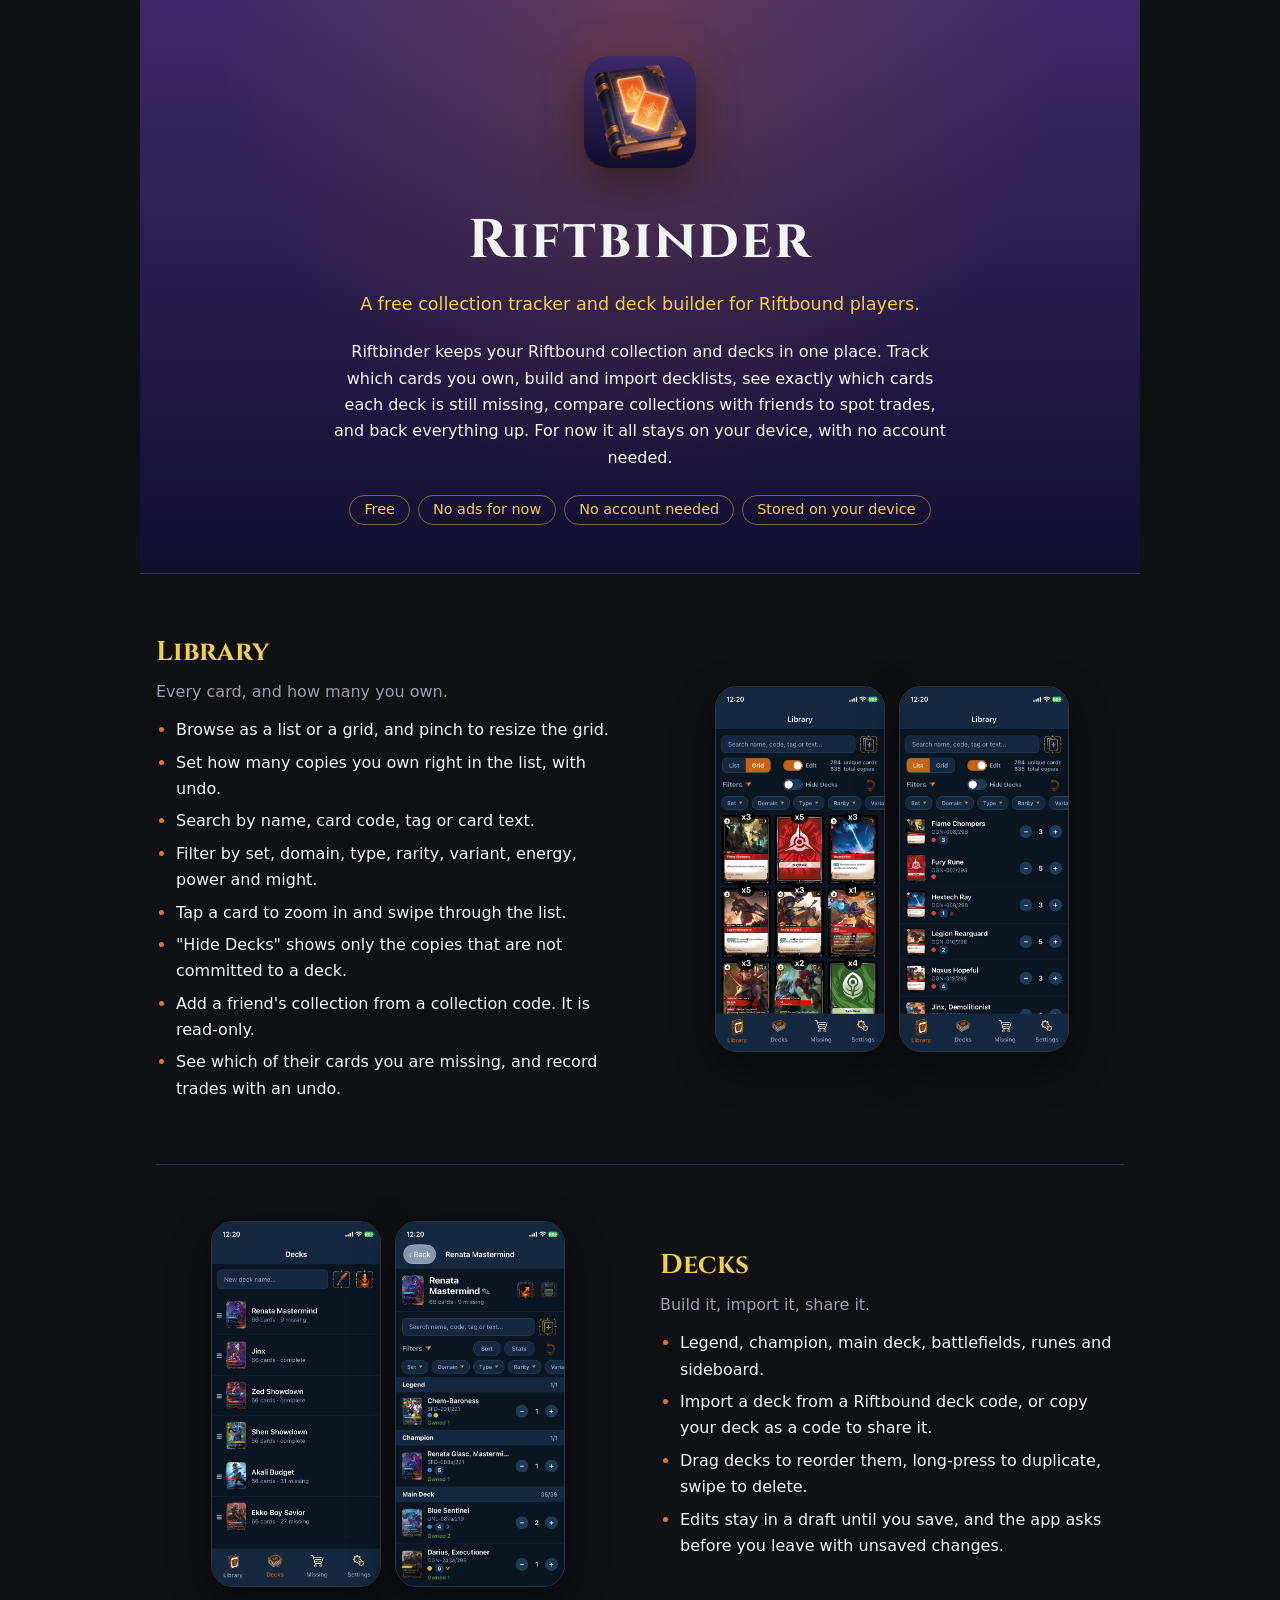
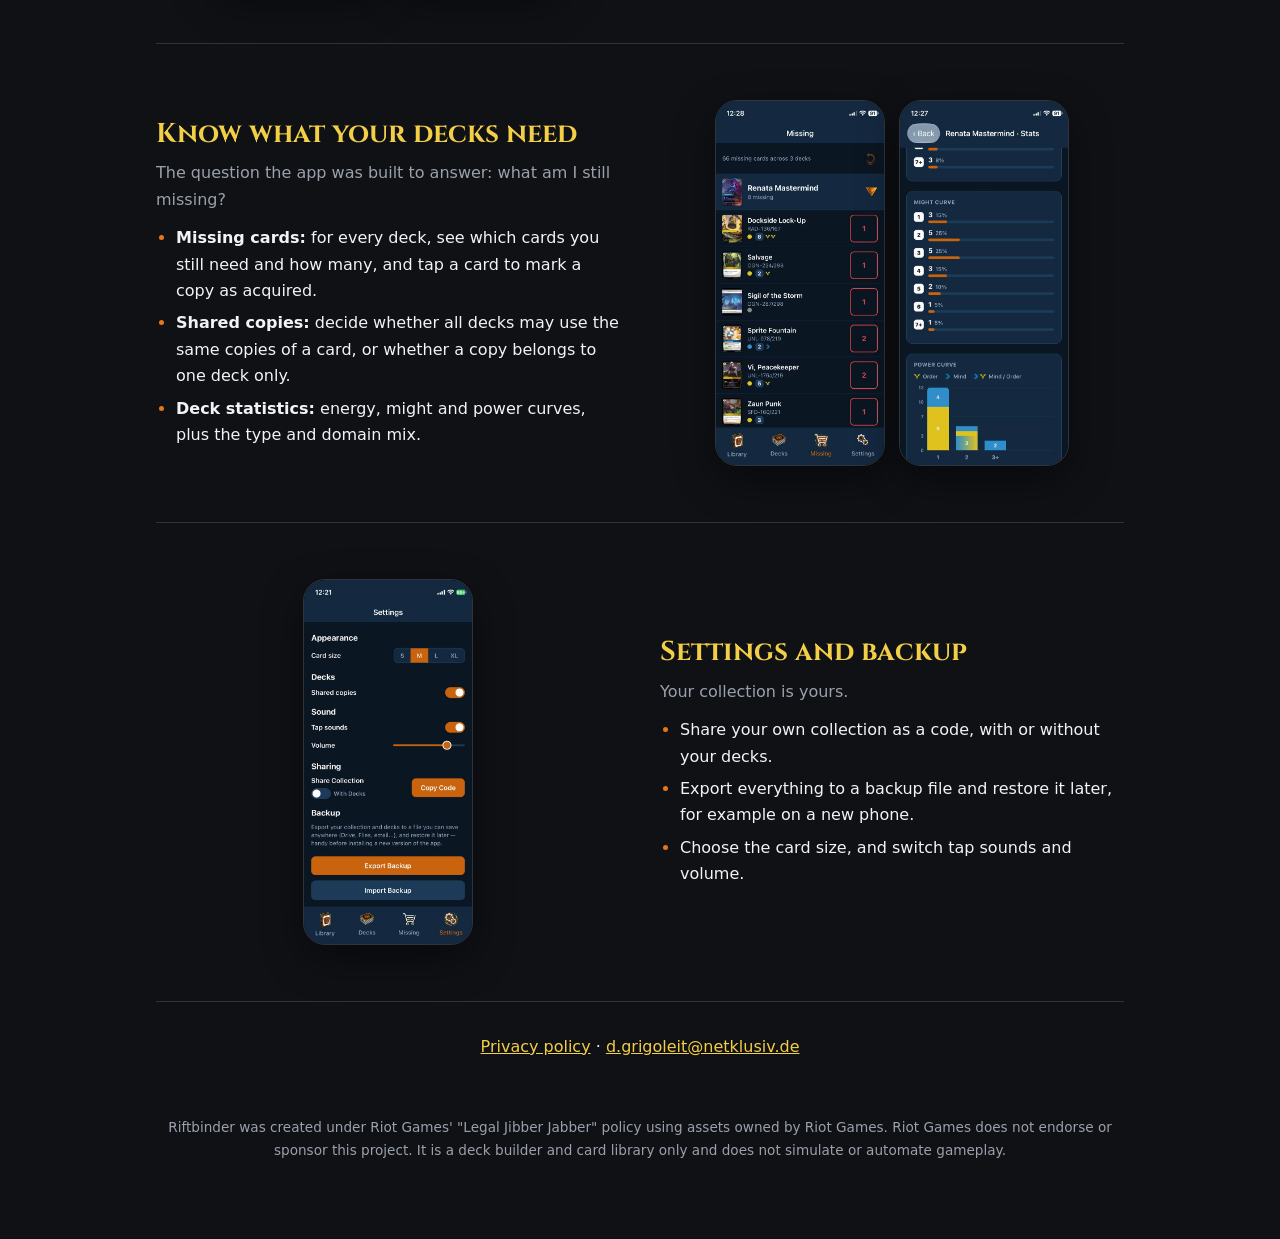
<file: index.html>
<!doctype html>
<html lang="en">
<head>
  <meta charset="utf-8">
  <meta name="viewport" content="width=device-width, initial-scale=1">
  <title>Riftbinder – collection tracker and deck builder for Riftbound players</title>
  <meta name="description" content="A free collection tracker and deck builder for Riftbound players. Currently free of ads and accounts; everything stays on your device.">
  <meta name="theme-color" content="#120f2e">
  <link rel="icon" href="icon.png">
  <link rel="stylesheet" href="style.css?v=5">
</head>
<body>
<main>

  <header class="hero">
    <img class="logo" src="icon.png" alt="Riftbinder app icon">
    <h1>Riftbinder</h1>
    <p class="tagline">A free collection tracker and deck builder for Riftbound players.</p>
    <p class="summary">
      Riftbinder keeps your Riftbound collection and decks in one place. Track which cards you own, build and import decklists, see exactly which cards each deck is still missing, compare collections with friends to spot trades, and back everything up. For now it all stays on your device, with no account needed.
    </p>
    <ul class="badges">
      <li>Free</li>
      <li>No ads for now</li>
      <li>No account needed</li>
      <li>Stored on your device</li>
    </ul>
  </header>

  <section class="feature">
    <div class="copy">
      <h2>Library</h2>
      <p class="lead">Every card, and how many you own.</p>
      <ul>
        <li>Browse as a list or a grid, and pinch to resize the grid.</li>
        <li>Set how many copies you own right in the list, with undo.</li>
        <li>Search by name, card code, tag or card text.</li>
        <li>Filter by set, domain, type, rarity, variant, energy, power and might.</li>
        <li>Tap a card to zoom in and swipe through the list.</li>
        <li>"Hide Decks" shows only the copies that are not committed to a deck.</li>
        <li>Add a friend's collection from a collection code. It is read-only.</li>
        <li>See which of their cards you are missing, and record trades with an undo.</li>
      </ul>
    </div>
    <div class="phones stagger">
      <img src="screenshots/library-grid.jpg" alt="Library in grid view with owned copies per card" loading="lazy">
      <img src="screenshots/library-list.jpg" alt="Library in list view" loading="lazy">
    </div>
  </section>

  <section class="feature">
    <div class="copy">
      <h2>Decks</h2>
      <p class="lead">Build it, import it, share it.</p>
      <ul>
        <li>Legend, champion, main deck, battlefields, runes and sideboard.</li>
        <li>Import a deck from a Riftbound deck code, or copy your deck as a code to share it.</li>
        <li>Drag decks to reorder them, long-press to duplicate, swipe to delete.</li>
        <li>Edits stay in a draft until you save, and the app asks before you leave with unsaved changes.</li>
      </ul>
    </div>
    <div class="phones stagger">
      <img src="screenshots/decks.jpg" alt="Deck list showing missing cards per deck" loading="lazy">
      <img src="screenshots/deck-detail.jpg" alt="A deck with legend, champion and main deck" loading="lazy">
    </div>
  </section>

  <section class="feature">
    <div class="copy">
      <h2>Know what your decks need</h2>
      <p class="lead">The question the app was built to answer: what am I still missing?</p>
      <ul>
        <li><strong>Missing cards:</strong> for every deck, see which cards you still need and how many, and tap a card to mark a copy as acquired.</li>
        <li><strong>Shared copies:</strong> decide whether all decks may use the same copies of a card, or whether a copy belongs to one deck only.</li>
        <li><strong>Deck statistics:</strong> energy, might and power curves, plus the type and domain mix.</li>
      </ul>
    </div>
    <div class="phones stagger">
      <img src="screenshots/missing.jpg" alt="Missing cards across decks" loading="lazy">
      <img src="screenshots/deck-stats.jpg" alt="Deck statistics: might and power curves" loading="lazy">
    </div>
  </section>

  <section class="feature">
    <div class="copy">
      <h2>Settings and backup</h2>
      <p class="lead">Your collection is yours.</p>
      <ul>
        <li>Share your own collection as a code, with or without your decks.</li>
        <li>Export everything to a backup file and restore it later, for example on a new phone.</li>
        <li>Choose the card size, and switch tap sounds and volume.</li>
      </ul>
    </div>
    <div class="phones single">
      <img src="screenshots/settings.jpg" alt="Settings: card size, shared copies, sound, sharing and backup" loading="lazy">
    </div>
  </section>

  <p class="links"><a href="privacy.html">Privacy policy</a> · <a href="mailto:d.grigoleit@netklusiv.de">d.grigoleit@netklusiv.de</a></p>

  <p class="notice">
    Riftbinder was created under Riot Games' "Legal Jibber Jabber" policy using assets owned by Riot Games. Riot Games does not endorse or sponsor this project.
    It is a deck builder and card library only and does not simulate or automate gameplay.
  </p>

</main>
</body>
</html>
</file>
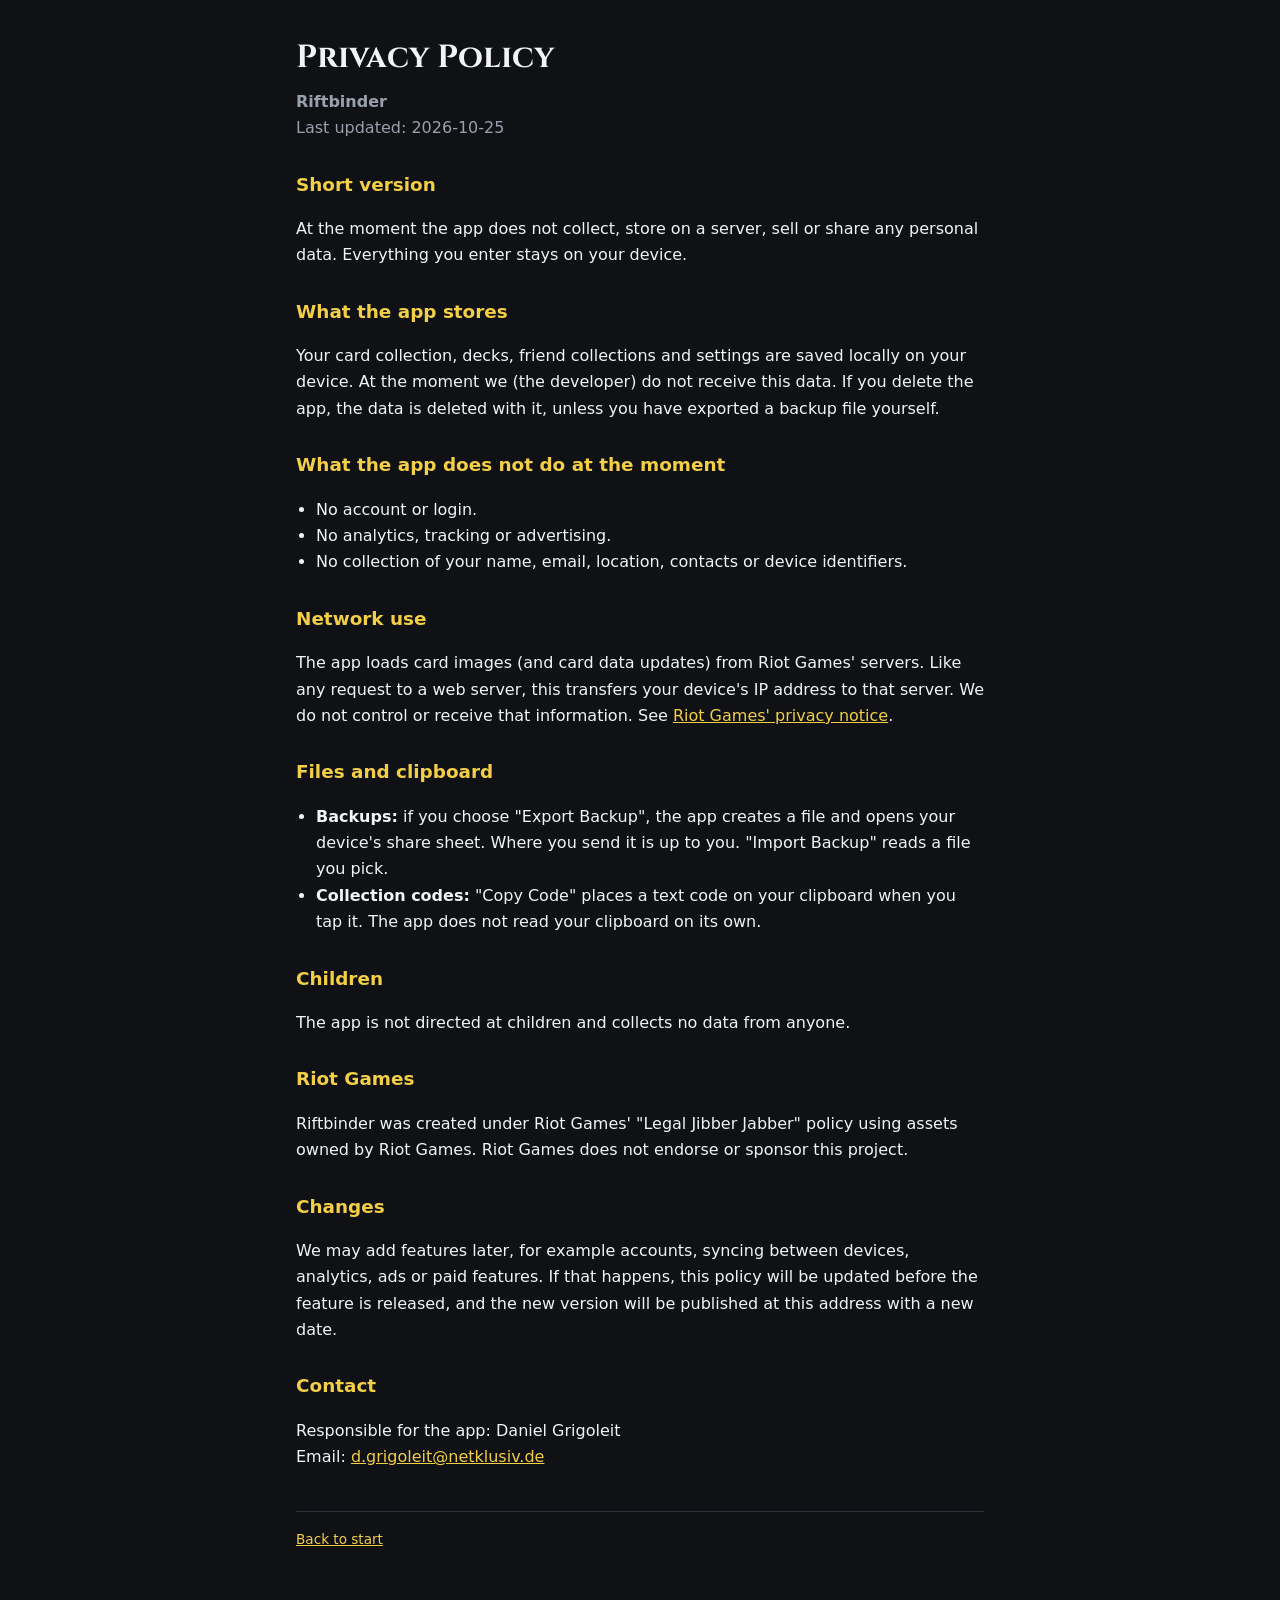
<file: privacy.html>
<!doctype html>
<html lang="en">
<head>
  <meta charset="utf-8">
  <meta name="viewport" content="width=device-width, initial-scale=1">
  <title>Privacy Policy – Riftbinder</title>
  <link rel="icon" href="icon.png">
  <link rel="stylesheet" href="style.css?v=5">
</head>
<body>
<main class="page">
  <h1>Privacy Policy</h1>
  <p class="meta"><strong>Riftbinder</strong><br>Last updated: 2026-10-25</p>

  <h2>Short version</h2>
  <p>At the moment the app does not collect, store on a server, sell or share any personal data. Everything you enter stays on your device.</p>

  <h2>What the app stores</h2>
  <p>Your card collection, decks, friend collections and settings are saved locally on your device. At the moment we (the developer) do not receive this data. If you delete the app, the data is deleted with it, unless you have exported a backup file yourself.</p>

  <h2>What the app does not do at the moment</h2>
  <ul>
    <li>No account or login.</li>
    <li>No analytics, tracking or advertising.</li>
    <li>No collection of your name, email, location, contacts or device identifiers.</li>
  </ul>

  <h2>Network use</h2>
  <p>The app loads card images (and card data updates) from Riot Games' servers. Like any request to a web server, this transfers your device's IP address to that server. We do not control or receive that information. See <a href="https://www.riotgames.com/en/privacy-notice">Riot Games' privacy notice</a>.</p>

  <h2>Files and clipboard</h2>
  <ul>
    <li><strong>Backups:</strong> if you choose "Export Backup", the app creates a file and opens your device's share sheet. Where you send it is up to you. "Import Backup" reads a file you pick.</li>
    <li><strong>Collection codes:</strong> "Copy Code" places a text code on your clipboard when you tap it. The app does not read your clipboard on its own.</li>
  </ul>

  <h2>Children</h2>
  <p>The app is not directed at children and collects no data from anyone.</p>

  <h2>Riot Games</h2>
  <p>Riftbinder was created under Riot Games' "Legal Jibber Jabber" policy using assets owned by Riot Games. Riot Games does not endorse or sponsor this project.</p>

  <h2>Changes</h2>
  <p>We may add features later, for example accounts, syncing between devices, analytics, ads or paid features. If that happens, this policy will be updated before the feature is released, and the new version will be published at this address with a new date.</p>

  <h2>Contact</h2>
  <p>Responsible for the app: Daniel Grigoleit<br>Email: <a href="mailto:d.grigoleit@netklusiv.de">d.grigoleit@netklusiv.de</a></p>

  <footer><a href="index.html">Back to start</a></footer>
</main>
</body>
</html>
</file>
<file: style.css>
/* Cinzel: SIL Open Font License, see fonts/OFL.txt */
@font-face {
  font-family: "Cinzel";
  src: url("fonts/Cinzel.ttf") format("truetype");
  font-weight: 400 900;
  font-display: swap;
}

:root {
  --bg: #0f1115;
  --surface: #1a1d24;
  --border: #2e333d;
  --text: #f2f3f5;
  --muted: #9aa1ac;
  --gold: #f3ce47;
  --orange: #e8751a;
  --purple: #3b2a6b;
  --purple-deep: #120f2e;
}

* { box-sizing: border-box; }

html { scroll-behavior: smooth; }

body {
  margin: 0;
  background: var(--bg);
  color: var(--text);
  font: 16px/1.65 system-ui, -apple-system, "Segoe UI", Roboto, sans-serif;
}

a { color: var(--gold); }

main {
  max-width: 1000px;
  margin: 0 auto;
  padding: 0 16px 64px;
}

/* ---- Hero ---- */

.hero {
  text-align: center;
  padding: 56px 16px 48px;
  margin: 0 -16px;
  background:
    radial-gradient(ellipse at 50% 0%, rgba(232, 117, 26, 0.22), transparent 60%),
    linear-gradient(180deg, var(--purple) 0%, var(--purple-deep) 100%);
  border-bottom: 1px solid var(--border);
}

.hero img.logo {
  width: 112px;
  height: 112px;
  border-radius: 25px;
  box-shadow: 0 10px 40px rgba(0, 0, 0, 0.5), 0 0 40px rgba(232, 117, 26, 0.25);
}

.hero h1 {
  font-family: "Cinzel", Georgia, serif;
  font-weight: 700;
  font-size: clamp(2.2rem, 7vw, 3.4rem);
  letter-spacing: 0.04em;
  margin: 20px 0 4px;
}

.tagline {
  color: var(--gold);
  margin: 0 0 20px;
  font-size: 1.1rem;
}

.summary {
  max-width: 620px;
  margin: 0 auto 24px;
  color: var(--text);
}

.badges {
  display: flex;
  flex-wrap: wrap;
  justify-content: center;
  gap: 8px;
  padding: 0;
  margin: 0;
  list-style: none;
}

.badges li {
  border: 1px solid rgba(243, 206, 71, 0.45);
  color: var(--gold);
  border-radius: 999px;
  padding: 2px 14px;
  font-size: 0.9rem;
}

/* ---- Feature sections: text next to the matching screenshots ---- */

.feature {
  display: grid;
  grid-template-columns: 1fr 1fr;
  align-items: center;
  gap: 40px;
  padding: 56px 0;
  border-bottom: 1px solid var(--border);
}

.feature:nth-of-type(even) .copy { order: 2; }

.copy h2 {
  font-family: "Cinzel", Georgia, serif;
  font-size: 1.7rem;
  margin: 0 0 4px;
  color: var(--gold);
}

.copy .lead {
  color: var(--muted);
  margin: 0 0 12px;
}

.copy ul { padding-left: 20px; margin: 0; }
.copy li { margin: 6px 0; }
.copy li::marker { color: var(--orange); }

.phones {
  display: flex;
  flex-wrap: wrap;
  justify-content: center;
  gap: 14px;
}

/* every screenshot has exactly the same size */
.phones img {
  width: 170px;
  height: auto;
  flex: none;
  border: 1px solid var(--border);
  border-radius: 22px;
  box-shadow: 0 14px 40px rgba(0, 0, 0, 0.45);
}

/* ---- Footer ---- */

.notice, footer {
  margin-top: 40px;
  padding-top: 16px;
  border-top: 1px solid var(--border);
  color: var(--muted);
  font-size: 0.85rem;
}

.notice { border-top: 0; text-align: center; }
.links { text-align: center; margin-top: 32px; }

/* ---- Text pages (privacy) ---- */

.page {
  max-width: 720px;
  margin: 0 auto;
  padding: 32px 16px 64px;
}

.page h1 { font-family: "Cinzel", Georgia, serif; font-size: 2rem; margin: 0 0 4px; }
.page h2 { font-size: 1.15rem; margin: 28px 0 8px; color: var(--gold); }
.page .meta { color: var(--muted); margin: 0 0 24px; }
.page ul { padding-left: 20px; }

/* ---- Phones ---- */

@media (max-width: 760px) {
  .feature {
    grid-template-columns: 1fr;
    gap: 28px;
    padding: 40px 0;
  }
  .feature:nth-of-type(even) .copy { order: 0; }
  .phones img { width: 150px; }
}
</file>
